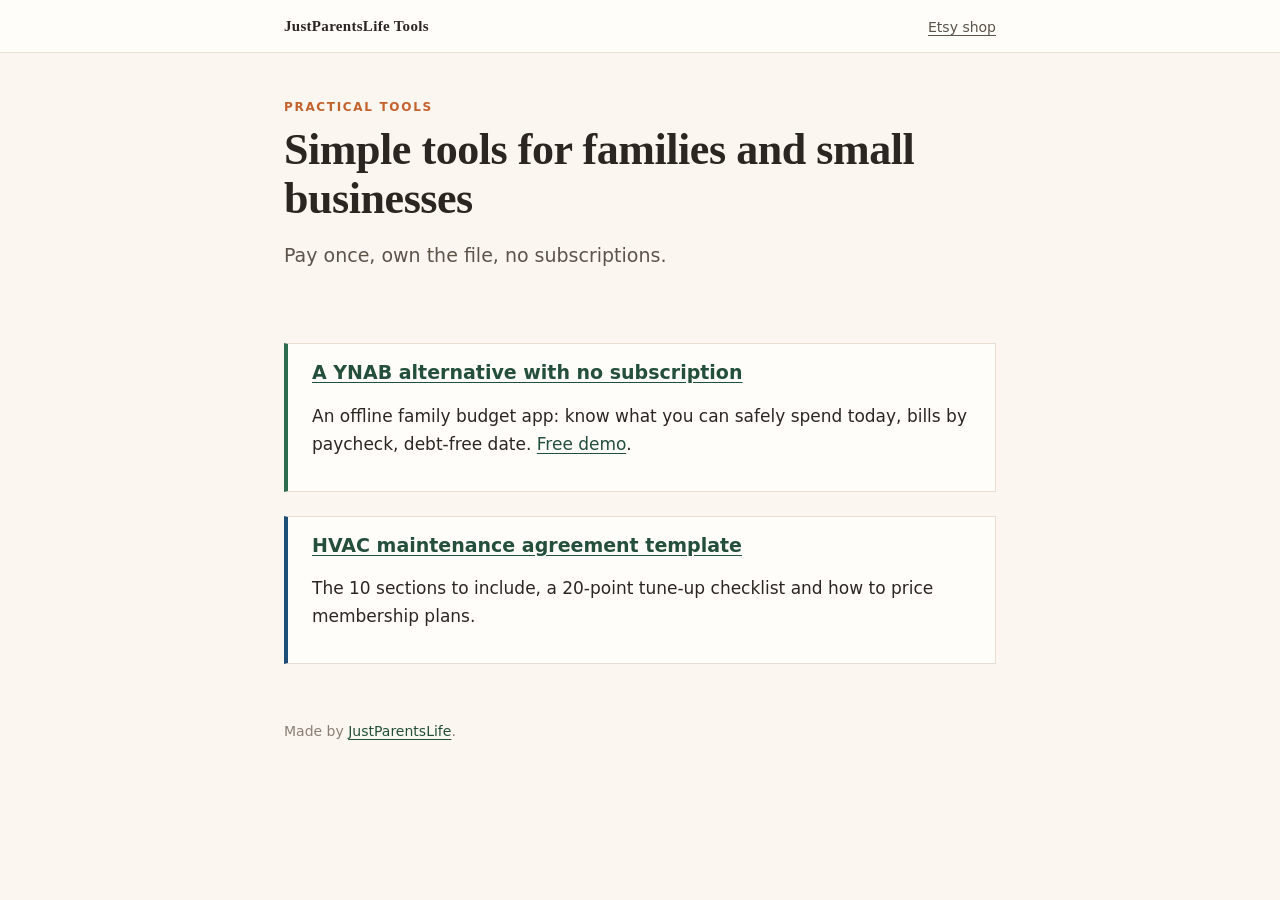
<file: index.html>
<!DOCTYPE html>
<html lang="en">
<head>
<meta charset="utf-8">
<meta name="viewport" content="width=device-width,initial-scale=1">
<title>JustParentsLife Tools: Family Budget App and Contractor Templates</title>
<meta name="description" content="Practical tools from JustParentsLife: an offline family budget app with no subscription, and HVAC maintenance agreement templates for contractors.">
<link rel="canonical" href="https://tools.justparentslife.com/">
<link rel="icon" href="favicon.svg" type="image/svg+xml">
<link rel="stylesheet" href="assets.css">
</head>
<body>
<header class="top"><div class="wrap"><a class="brand" href="./">JustParentsLife Tools</a><nav><a href="https://justparentslife.etsy.com">Etsy shop</a></nav></div></header>
<main class="wrap">
<section class="hero">
  <p class="kicker">Practical tools</p>
  <h1>Simple tools for families and small businesses</h1>
  <p class="lede">Pay once, own the file, no subscriptions.</p>
</section>
<div class="box"><h3><a href="ynab-alternative/">A YNAB alternative with no subscription</a></h3><p>An offline family budget app: know what you can safely spend today, bills by paycheck, debt-free date. <a href="https://tools.justparentslife.com/kitchen-table-budget-demo/">Free demo</a>.</p></div>
<div class="box navy"><h3><a href="hvac-maintenance-agreement-template/">HVAC maintenance agreement template</a></h3><p>The 10 sections to include, a 20-point tune-up checklist and how to price membership plans.</p></div>
</main>
<footer><div class="wrap">Made by <a href="https://justparentslife.etsy.com">JustParentsLife</a>.</div></footer>
<!-- Cloudflare Web Analytics --><script defer src='https://static.cloudflareinsights.com/beacon.min.js' data-cf-beacon='{"token": "142cf3399d1549c48c4378c85b595559"}'></script><!-- End Cloudflare Web Analytics -->
</body>
</html>
</file>
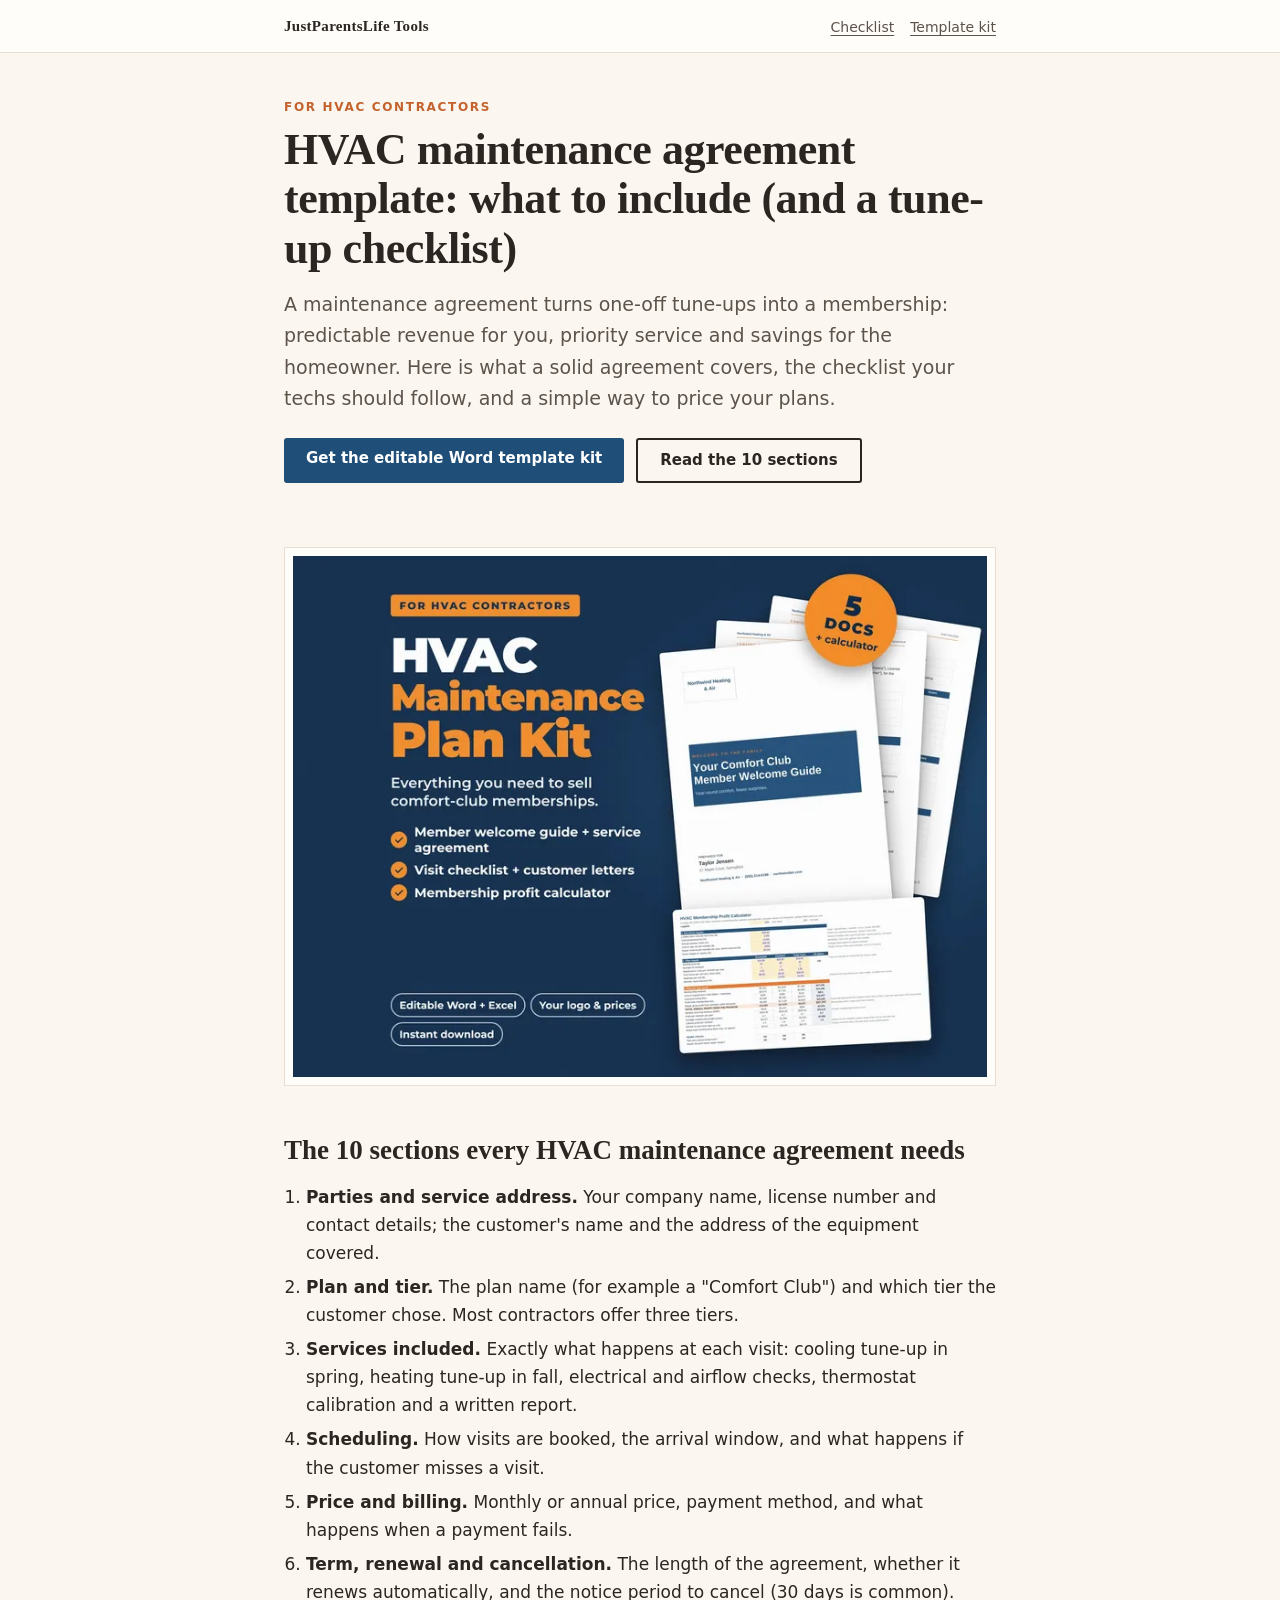
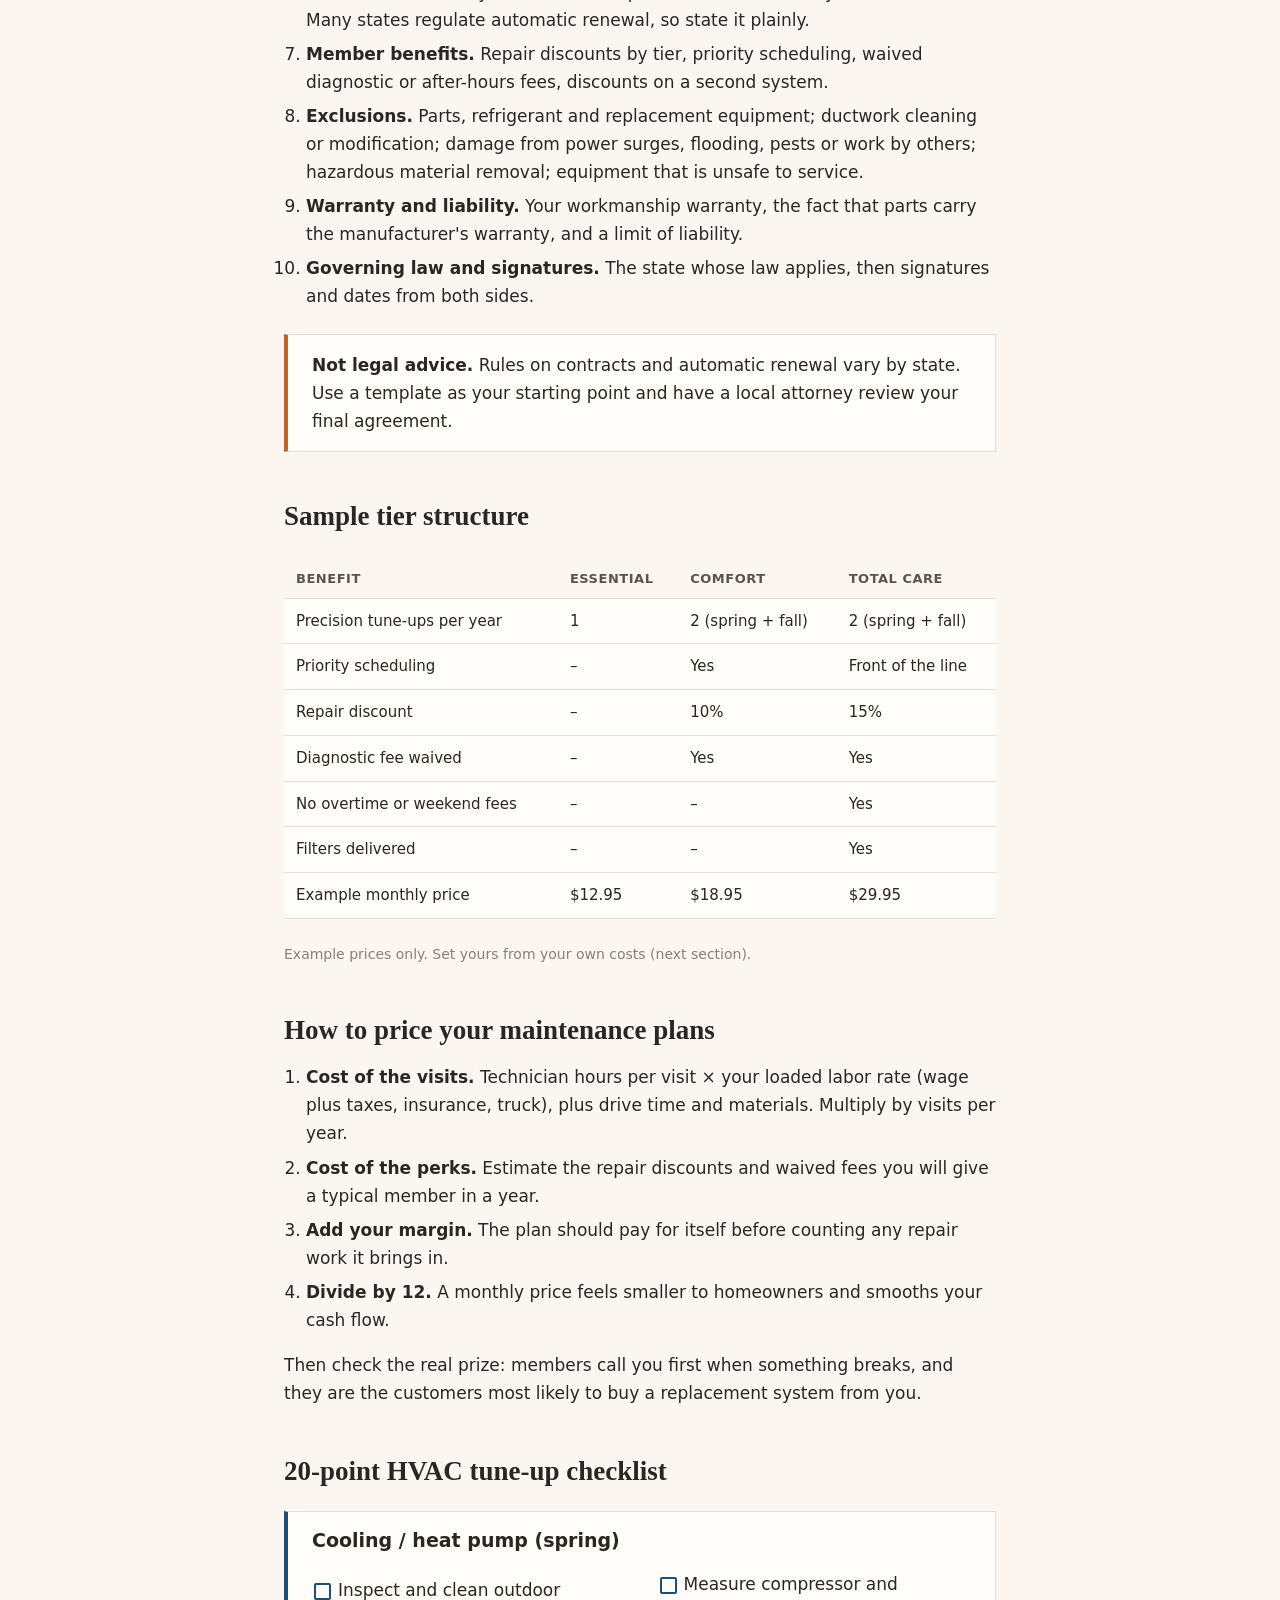
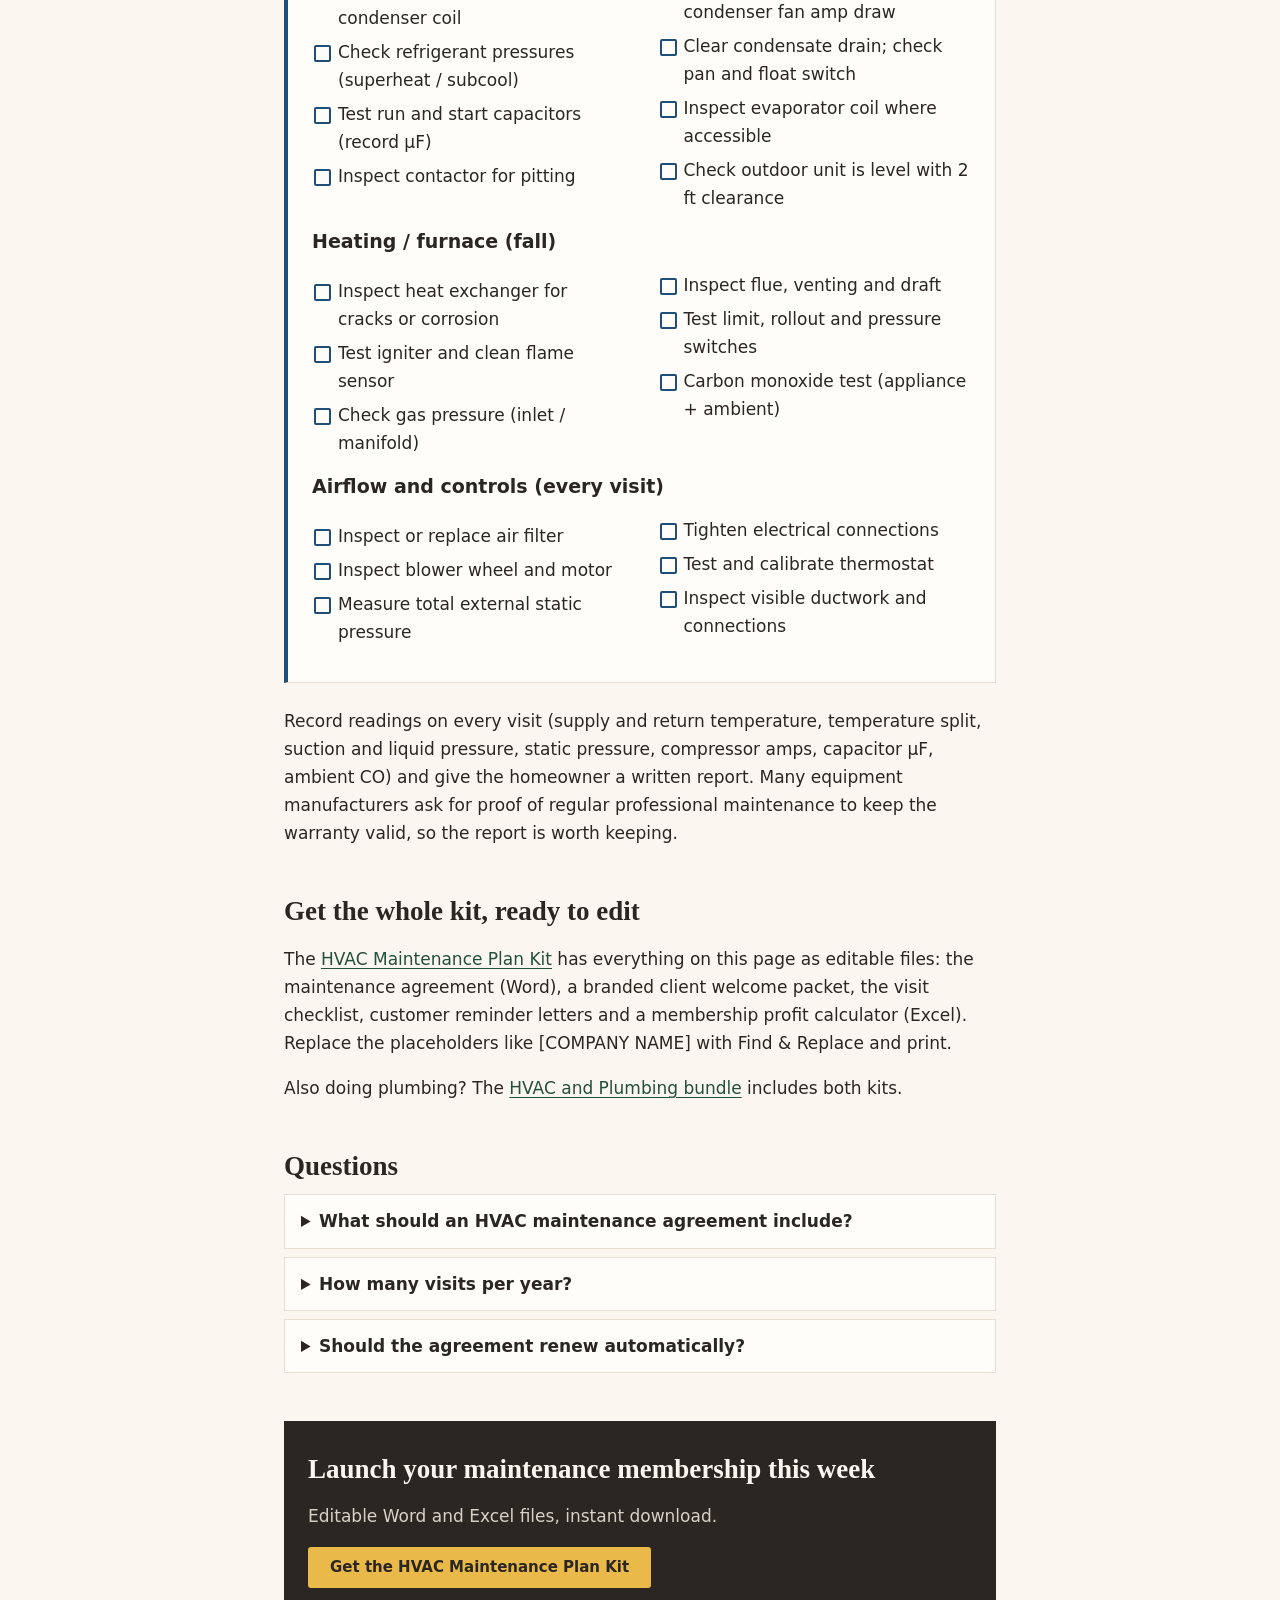
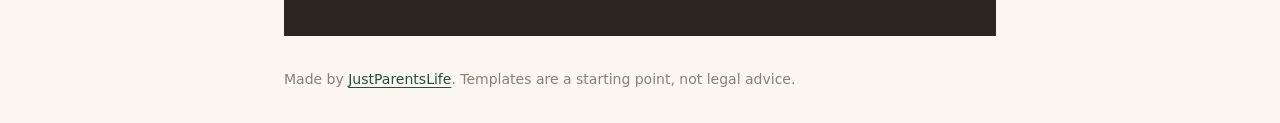
<file: hvac-maintenance-agreement-template/index.html>
<!DOCTYPE html>
<html lang="en">
<head>
<meta charset="utf-8">
<meta name="viewport" content="width=device-width,initial-scale=1">
<title>HVAC Maintenance Agreement Template: What to Include + Checklist</title>
<meta name="description" content="What to put in an HVAC maintenance agreement: the 10 sections, a 20-point tune-up checklist, how to price membership tiers, and an editable Word template kit.">
<link rel="canonical" href="https://tools.justparentslife.com/hvac-maintenance-agreement-template/">
<meta property="og:type" content="article">
<meta property="og:title" content="HVAC Maintenance Agreement Template: What to Include + Checklist">
<meta property="og:description" content="The 10 sections every HVAC maintenance agreement needs, a tune-up checklist and a simple way to price membership plans.">
<meta property="og:url" content="https://tools.justparentslife.com/hvac-maintenance-agreement-template/">
<meta property="og:image" content="https://tools.justparentslife.com/img/hvac-kit.webp">
<link rel="icon" href="../favicon.svg" type="image/svg+xml">
<link rel="stylesheet" href="../assets.css">
<script type="application/ld+json">
{"@context":"https://schema.org","@type":"FAQPage","mainEntity":[
{"@type":"Question","name":"What should an HVAC maintenance agreement include?","acceptedAnswer":{"@type":"Answer","text":"The parties and service address, the plan tier and price, the services included in each visit, visit scheduling, billing, auto-renewal and cancellation terms, exclusions, member benefits such as repair discounts and priority service, warranty and liability limits, and governing law with signatures."}},
{"@type":"Question","name":"How many visits should an HVAC maintenance plan include?","acceptedAnswer":{"@type":"Answer","text":"Most residential plans include two precision tune-ups a year: the air conditioner or heat pump in spring and the furnace or heat pump in fall. An entry tier with one visit a year is common."}},
{"@type":"Question","name":"How do I price an HVAC maintenance membership?","acceptedAnswer":{"@type":"Answer","text":"Add up the cost of the included visits (technician time at your loaded labor rate, drive time and materials), add the value of member discounts you expect to give, then set a monthly price that covers both and leaves a margin. Check that the plan pays for itself before counting repair revenue."}}
]}
</script>
</head>
<body>
<header class="top"><div class="wrap">
  <a class="brand" href="../">JustParentsLife Tools</a>
  <nav><a href="#checklist">Checklist</a><a href="https://justparentslife.etsy.com/listing/4621768166">Template kit</a></nav>
</div></header>

<main class="wrap">
<section class="hero">
  <p class="kicker">For HVAC contractors</p>
  <h1>HVAC maintenance agreement template: what to include (and a tune-up checklist)</h1>
  <p class="lede">A maintenance agreement turns one-off tune-ups into a membership: predictable revenue for you, priority service and savings for the homeowner. Here is what a solid agreement covers, the checklist your techs should follow, and a simple way to price your plans.</p>
  <div class="cta-row">
    <a class="btn btn-navy" href="https://justparentslife.etsy.com/listing/4621768166">Get the editable Word template kit</a>
    <a class="btn btn-ghost" href="#sections">Read the 10 sections</a>
  </div>
</section>

<img class="wide" src="../img/hvac-kit.webp" width="760" height="570" alt="HVAC maintenance plan kit: maintenance agreement, client welcome packet, visit checklist and membership profit calculator">

<h2 id="sections">The 10 sections every HVAC maintenance agreement needs</h2>
<ol>
  <li><strong>Parties and service address.</strong> Your company name, license number and contact details; the customer's name and the address of the equipment covered.</li>
  <li><strong>Plan and tier.</strong> The plan name (for example a "Comfort Club") and which tier the customer chose. Most contractors offer three tiers.</li>
  <li><strong>Services included.</strong> Exactly what happens at each visit: cooling tune-up in spring, heating tune-up in fall, electrical and airflow checks, thermostat calibration and a written report.</li>
  <li><strong>Scheduling.</strong> How visits are booked, the arrival window, and what happens if the customer misses a visit.</li>
  <li><strong>Price and billing.</strong> Monthly or annual price, payment method, and what happens when a payment fails.</li>
  <li><strong>Term, renewal and cancellation.</strong> The length of the agreement, whether it renews automatically, and the notice period to cancel (30 days is common). Many states regulate automatic renewal, so state it plainly.</li>
  <li><strong>Member benefits.</strong> Repair discounts by tier, priority scheduling, waived diagnostic or after-hours fees, discounts on a second system.</li>
  <li><strong>Exclusions.</strong> Parts, refrigerant and replacement equipment; ductwork cleaning or modification; damage from power surges, flooding, pests or work by others; hazardous material removal; equipment that is unsafe to service.</li>
  <li><strong>Warranty and liability.</strong> Your workmanship warranty, the fact that parts carry the manufacturer's warranty, and a limit of liability.</li>
  <li><strong>Governing law and signatures.</strong> The state whose law applies, then signatures and dates from both sides.</li>
</ol>
<div class="box clay"><p style="margin:0"><strong>Not legal advice.</strong> Rules on contracts and automatic renewal vary by state. Use a template as your starting point and have a local attorney review your final agreement.</p></div>

<h2>Sample tier structure</h2>
<div class="tbl"><table>
<thead><tr><th>Benefit</th><th>Essential</th><th>Comfort</th><th>Total Care</th></tr></thead>
<tbody>
<tr><td>Precision tune-ups per year</td><td>1</td><td>2 (spring + fall)</td><td>2 (spring + fall)</td></tr>
<tr><td>Priority scheduling</td><td>–</td><td>Yes</td><td>Front of the line</td></tr>
<tr><td>Repair discount</td><td>–</td><td>10%</td><td>15%</td></tr>
<tr><td>Diagnostic fee waived</td><td>–</td><td>Yes</td><td>Yes</td></tr>
<tr><td>No overtime or weekend fees</td><td>–</td><td>–</td><td>Yes</td></tr>
<tr><td>Filters delivered</td><td>–</td><td>–</td><td>Yes</td></tr>
<tr><td>Example monthly price</td><td>$12.95</td><td>$18.95</td><td>$29.95</td></tr>
</tbody></table></div>
<p class="note">Example prices only. Set yours from your own costs (next section).</p>

<h2>How to price your maintenance plans</h2>
<ol>
  <li><strong>Cost of the visits.</strong> Technician hours per visit × your loaded labor rate (wage plus taxes, insurance, truck), plus drive time and materials. Multiply by visits per year.</li>
  <li><strong>Cost of the perks.</strong> Estimate the repair discounts and waived fees you will give a typical member in a year.</li>
  <li><strong>Add your margin.</strong> The plan should pay for itself before counting any repair work it brings in.</li>
  <li><strong>Divide by 12.</strong> A monthly price feels smaller to homeowners and smooths your cash flow.</li>
</ol>
<p>Then check the real prize: members call you first when something breaks, and they are the customers most likely to buy a replacement system from you.</p>

<h2 id="checklist">20-point HVAC tune-up checklist</h2>
<div class="box navy">
  <h3>Cooling / heat pump (spring)</h3>
  <ul class="check">
    <li>Inspect and clean outdoor condenser coil</li>
    <li>Check refrigerant pressures (superheat / subcool)</li>
    <li>Test run and start capacitors (record µF)</li>
    <li>Inspect contactor for pitting</li>
    <li>Measure compressor and condenser fan amp draw</li>
    <li>Clear condensate drain; check pan and float switch</li>
    <li>Inspect evaporator coil where accessible</li>
    <li>Check outdoor unit is level with 2 ft clearance</li>
  </ul>
  <h3>Heating / furnace (fall)</h3>
  <ul class="check">
    <li>Inspect heat exchanger for cracks or corrosion</li>
    <li>Test igniter and clean flame sensor</li>
    <li>Check gas pressure (inlet / manifold)</li>
    <li>Inspect flue, venting and draft</li>
    <li>Test limit, rollout and pressure switches</li>
    <li>Carbon monoxide test (appliance + ambient)</li>
  </ul>
  <h3>Airflow and controls (every visit)</h3>
  <ul class="check">
    <li>Inspect or replace air filter</li>
    <li>Inspect blower wheel and motor</li>
    <li>Measure total external static pressure</li>
    <li>Tighten electrical connections</li>
    <li>Test and calibrate thermostat</li>
    <li>Inspect visible ductwork and connections</li>
  </ul>
</div>
<p>Record readings on every visit (supply and return temperature, temperature split, suction and liquid pressure, static pressure, compressor amps, capacitor µF, ambient CO) and give the homeowner a written report. Many equipment manufacturers ask for proof of regular professional maintenance to keep the warranty valid, so the report is worth keeping.</p>

<h2>Get the whole kit, ready to edit</h2>
<p>The <a href="https://justparentslife.etsy.com/listing/4621768166">HVAC Maintenance Plan Kit</a> has everything on this page as editable files: the maintenance agreement (Word), a branded client welcome packet, the visit checklist, customer reminder letters and a membership profit calculator (Excel). Replace the placeholders like [COMPANY NAME] with Find &amp; Replace and print.</p>
<p>Also doing plumbing? The <a href="https://justparentslife.etsy.com/listing/4621761089">HVAC and Plumbing bundle</a> includes both kits.</p>

<h2>Questions</h2>
<details><summary>What should an HVAC maintenance agreement include?</summary><p>Parties and address, plan and tier, services per visit, scheduling, price and billing, renewal and cancellation, member benefits, exclusions, warranty and liability, governing law and signatures.</p></details>
<details><summary>How many visits per year?</summary><p>Two for most residential plans: cooling in spring, heating in fall. An entry tier with one visit a year is common.</p></details>
<details><summary>Should the agreement renew automatically?</summary><p>Auto-renewal keeps members, but state it clearly with the cancellation notice period, and check your state's automatic-renewal rules.</p></details>

<section class="final">
  <h2>Launch your maintenance membership this week</h2>
  <p>Editable Word and Excel files, instant download.</p>
  <div class="cta-row"><a class="btn btn-main" href="https://justparentslife.etsy.com/listing/4621768166">Get the HVAC Maintenance Plan Kit</a></div>
</section>
</main>
<footer><div class="wrap">Made by <a href="https://justparentslife.etsy.com">JustParentsLife</a>. Templates are a starting point, not legal advice.</div></footer>
<!-- Cloudflare Web Analytics --><script defer src='https://static.cloudflareinsights.com/beacon.min.js' data-cf-beacon='{"token": "142cf3399d1549c48c4378c85b595559"}'></script><!-- End Cloudflare Web Analytics -->
</body>
</html>
</file>
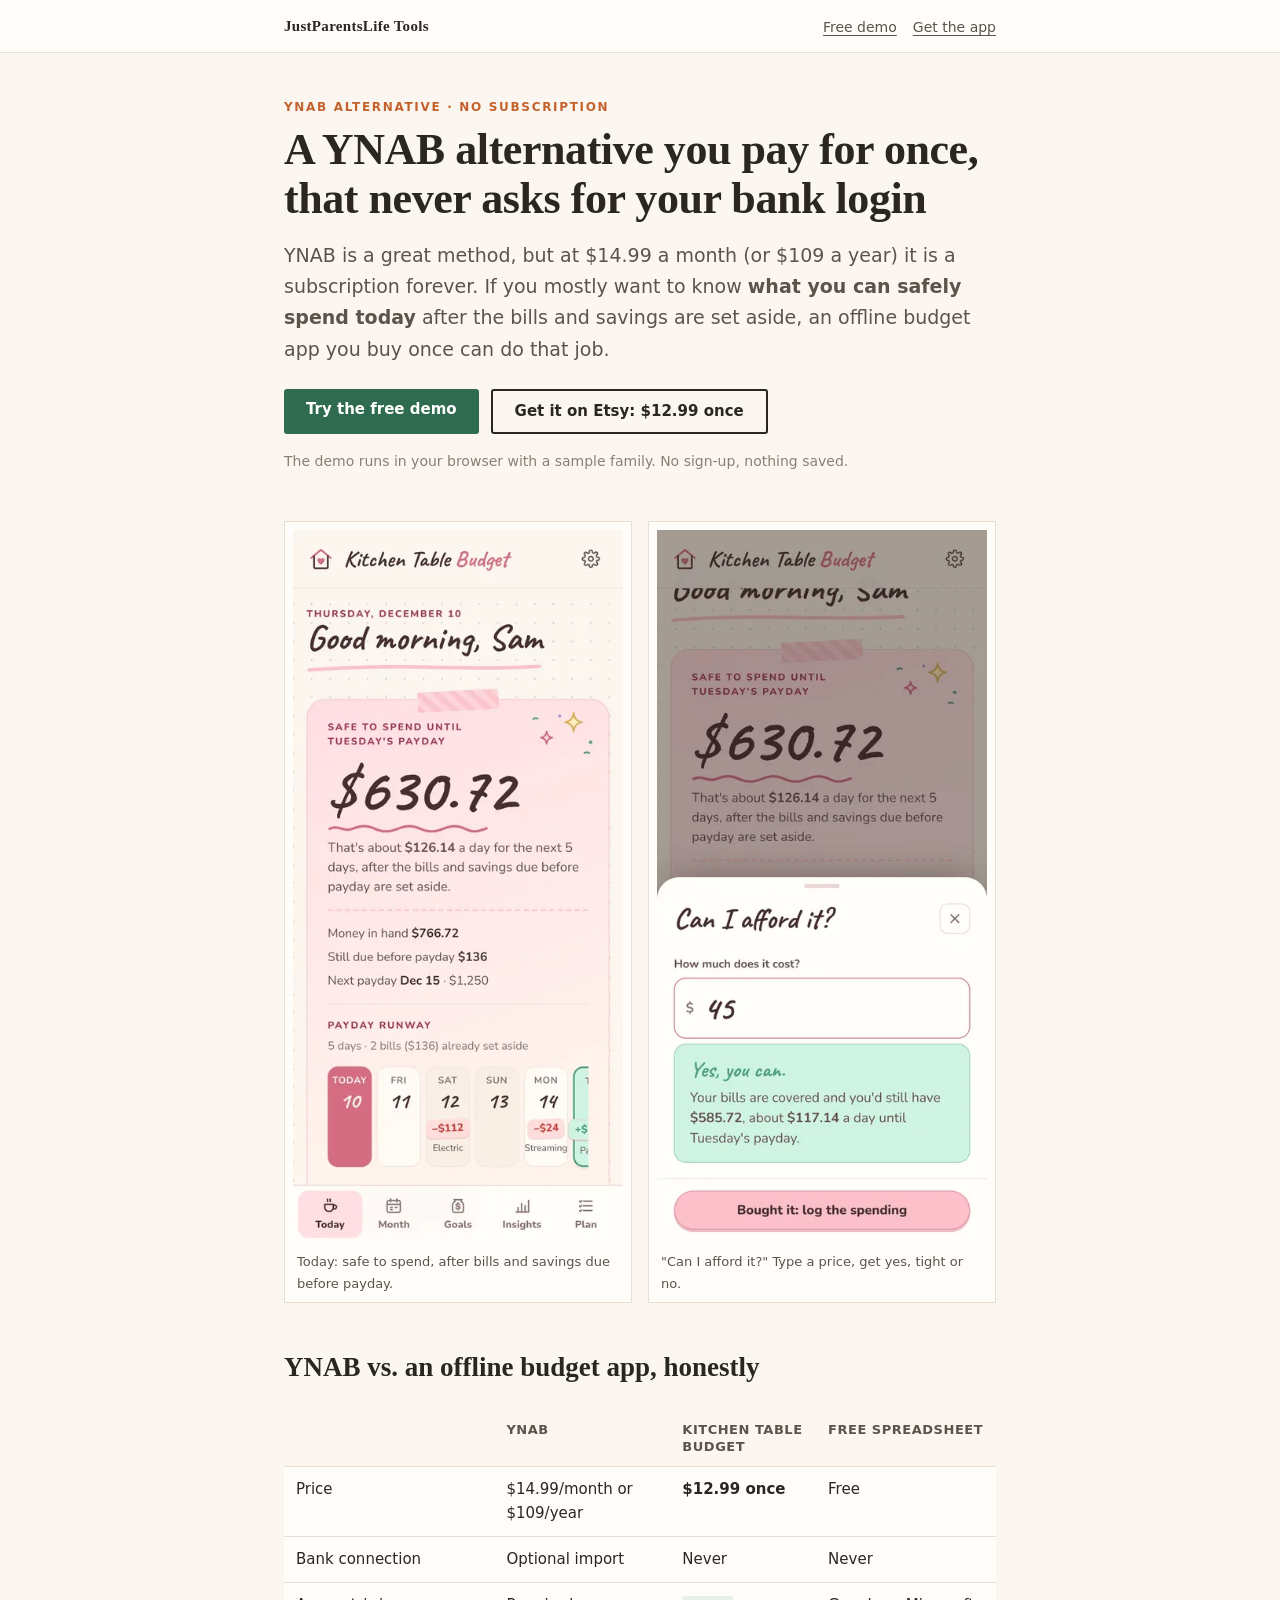
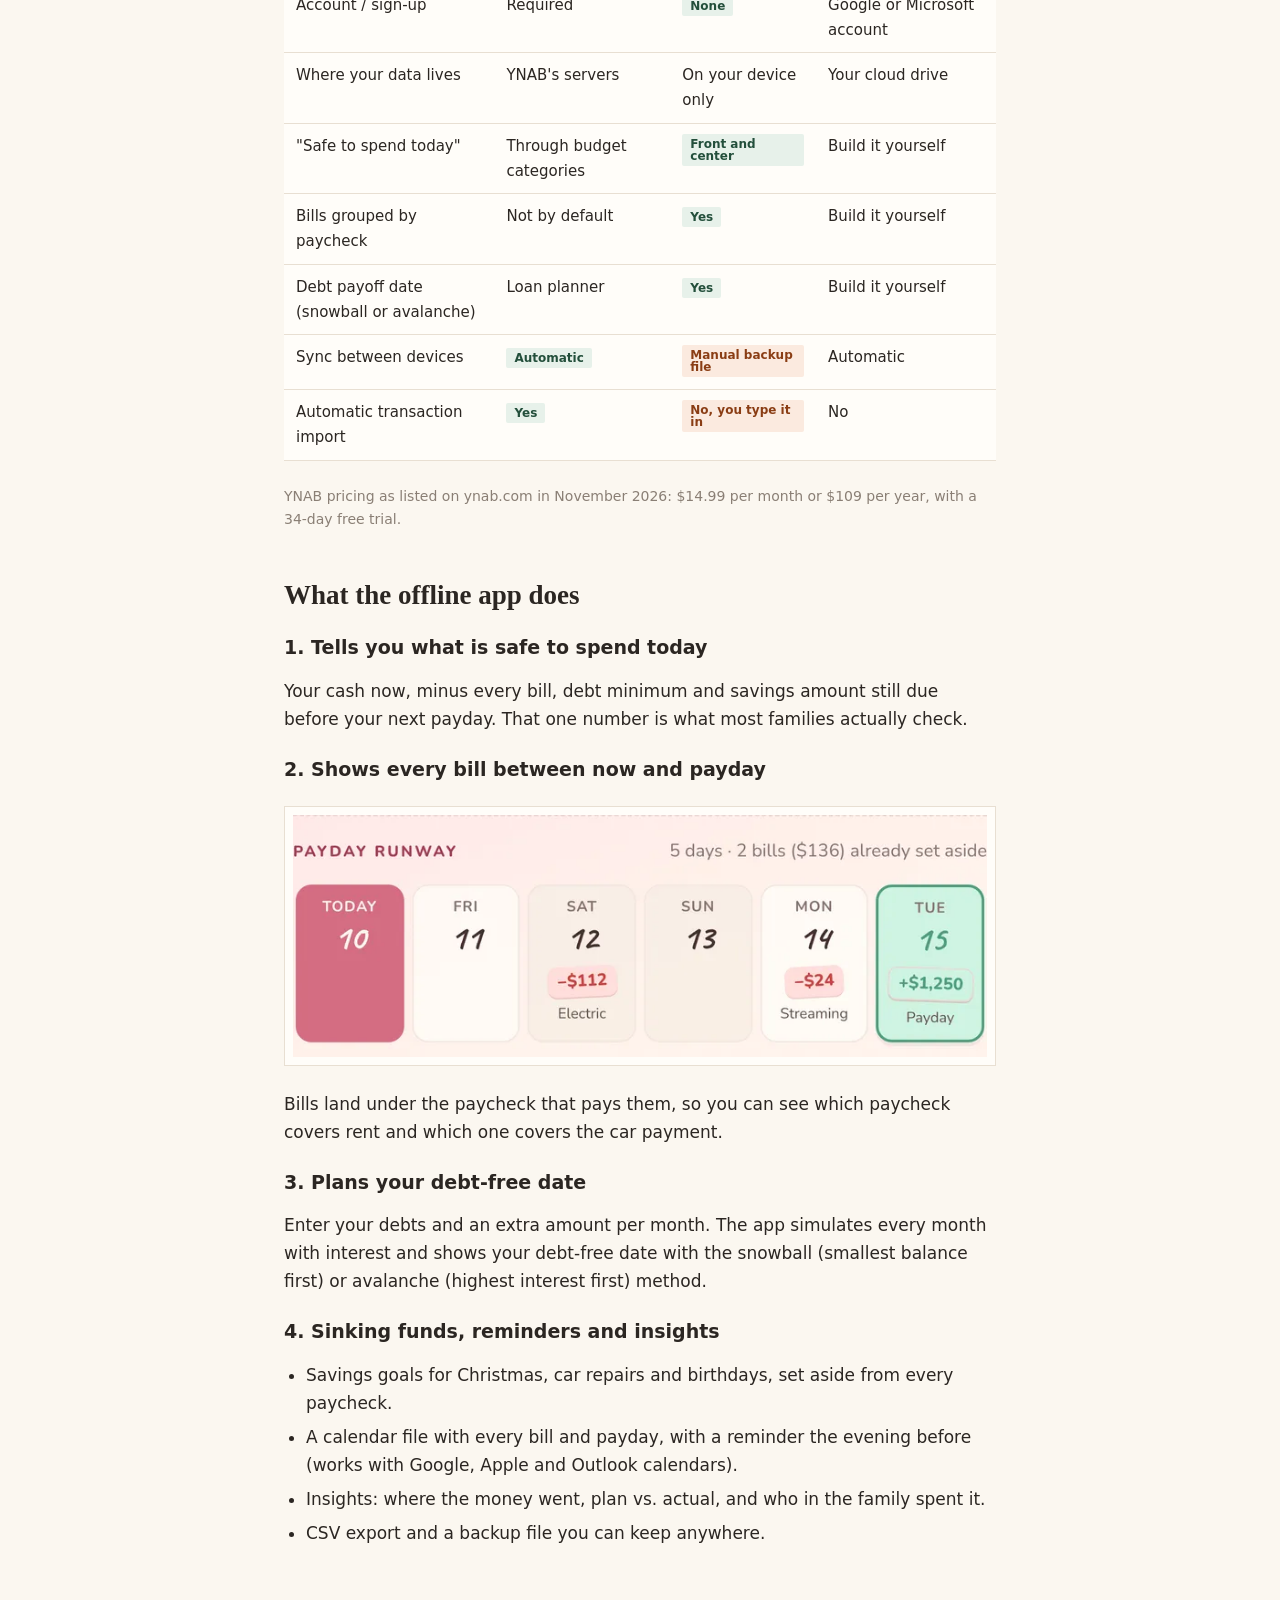
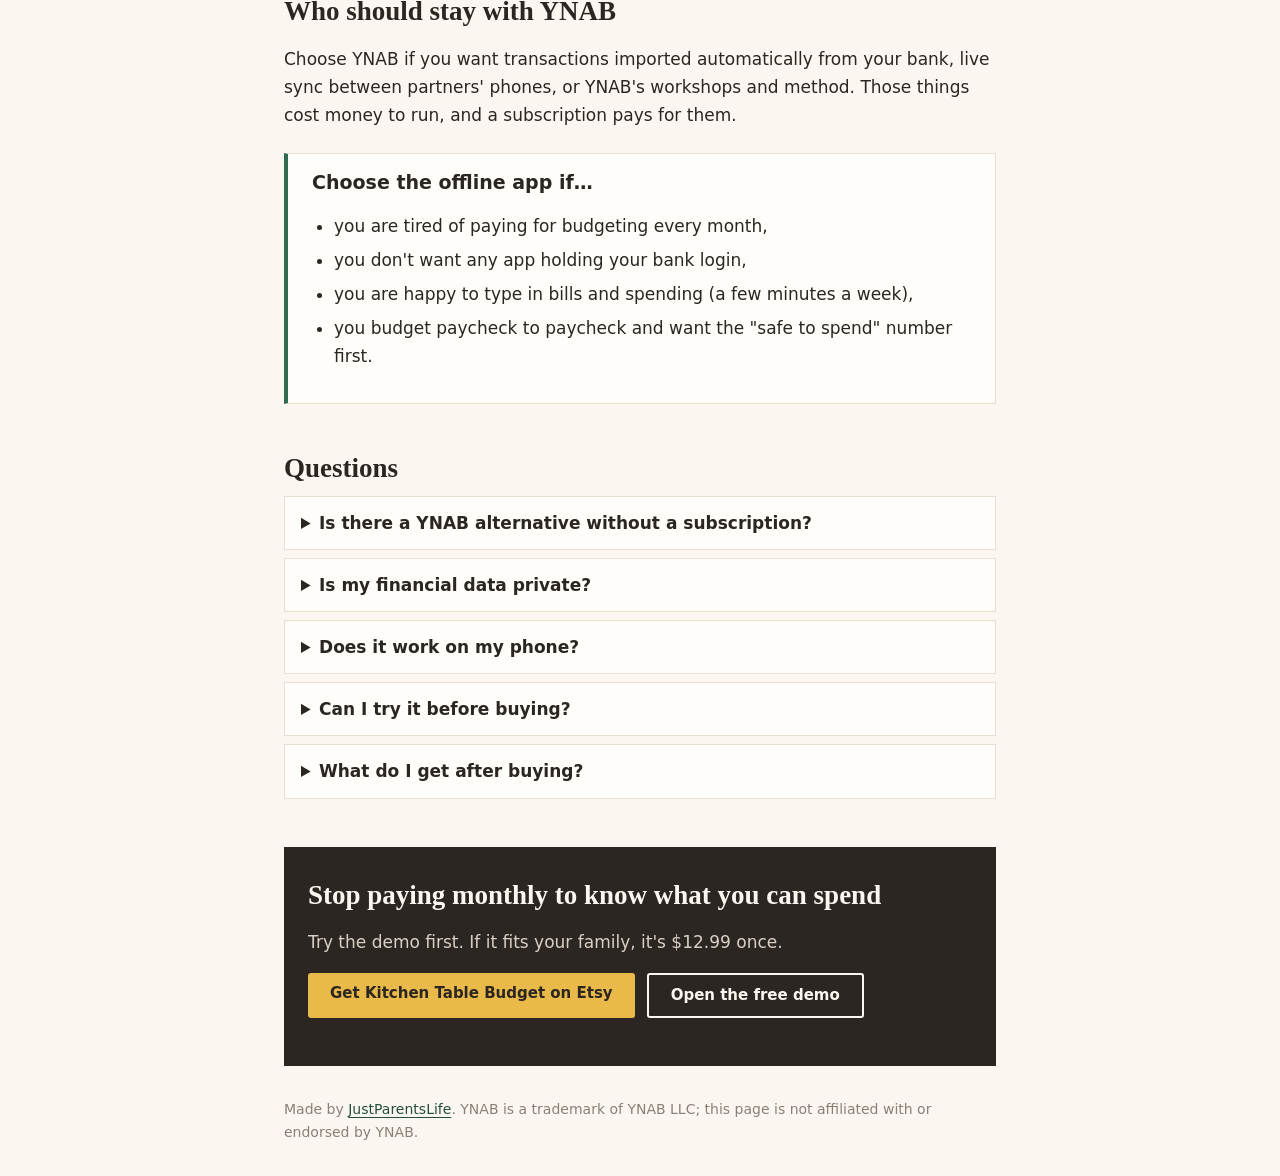
<file: ynab-alternative/index.html>
<!DOCTYPE html>
<html lang="en">
<head>
<meta charset="utf-8">
<meta name="viewport" content="width=device-width,initial-scale=1">
<title>YNAB Alternative With No Subscription: Offline Family Budget App</title>
<meta name="description" content="A YNAB alternative for families who want no subscription and no bank login: an offline budget app you pay for once ($12.99). Try the free demo in your browser.">
<link rel="canonical" href="https://tools.justparentslife.com/ynab-alternative/">
<meta property="og:type" content="article">
<meta property="og:title" content="YNAB Alternative With No Subscription: Offline Family Budget App">
<meta property="og:description" content="Pay once, keep your data on your device, no bank login. Free demo, no sign-up.">
<meta property="og:url" content="https://tools.justparentslife.com/ynab-alternative/">
<meta property="og:image" content="https://tools.justparentslife.com/img/budget-today.webp">
<link rel="icon" href="../favicon.svg" type="image/svg+xml">
<link rel="stylesheet" href="../assets.css">
<script type="application/ld+json">
{"@context":"https://schema.org","@type":"FAQPage","mainEntity":[
{"@type":"Question","name":"Is there a YNAB alternative without a subscription?","acceptedAnswer":{"@type":"Answer","text":"Yes. Kitchen Table Budget is an offline family budget app you buy once for $12.99. There is no monthly fee, no account and no bank login; your data stays on your device."}},
{"@type":"Question","name":"How much does YNAB cost?","acceptedAnswer":{"@type":"Answer","text":"YNAB costs $14.99 per month or $109 per year when you subscribe directly, after a 34-day free trial."}},
{"@type":"Question","name":"Do I have to connect my bank account?","acceptedAnswer":{"@type":"Answer","text":"No. Kitchen Table Budget never connects to a bank. You type in your paydays, bills and spending, which takes a few minutes a week."}},
{"@type":"Question","name":"Does it work on my phone?","acceptedAnswer":{"@type":"Answer","text":"Yes. It is a single HTML file that opens in any modern browser on a phone, tablet or computer. Each device keeps its own copy; you move data between devices with the built-in backup file."}}
]}
</script>
</head>
<body>
<header class="top"><div class="wrap">
  <a class="brand" href="../">JustParentsLife Tools</a>
  <nav><a href="https://tools.justparentslife.com/kitchen-table-budget-demo/">Free demo</a><a href="https://justparentslife.etsy.com/listing/4623071826">Get the app</a></nav>
</div></header>

<main class="wrap">
<section class="hero">
  <p class="kicker">YNAB alternative · no subscription</p>
  <h1>A YNAB alternative you pay for once, that never asks for your bank login</h1>
  <p class="lede">YNAB is a great method, but at $14.99 a month (or $109 a year) it is a subscription forever. If you mostly want to know <strong>what you can safely spend today</strong> after the bills and savings are set aside, an offline budget app you buy once can do that job.</p>
  <div class="cta-row">
    <a class="btn btn-main" href="https://tools.justparentslife.com/kitchen-table-budget-demo/">Try the free demo</a>
    <a class="btn btn-ghost" href="https://justparentslife.etsy.com/listing/4623071826">Get it on Etsy: $12.99 once</a>
  </div>
  <p class="note">The demo runs in your browser with a sample family. No sign-up, nothing saved.</p>
</section>

<div class="shots">
  <figure><img src="../img/budget-today.webp" width="420" height="908" alt="Today screen of the offline budget app showing the amount safe to spend today and the bills before payday"><figcaption>Today: safe to spend, after bills and savings due before payday.</figcaption></figure>
  <figure><img src="../img/budget-afford.webp" width="420" height="908" alt="Can I afford it check in the budget app answering yes for a purchase"><figcaption>"Can I afford it?" Type a price, get yes, tight or no.</figcaption></figure>
</div>

<h2>YNAB vs. an offline budget app, honestly</h2>
<div class="tbl"><table>
<thead><tr><th></th><th>YNAB</th><th>Kitchen Table Budget</th><th>Free spreadsheet</th></tr></thead>
<tbody>
<tr><td>Price</td><td>$14.99/month or $109/year</td><td><strong>$12.99 once</strong></td><td>Free</td></tr>
<tr><td>Bank connection</td><td>Optional import</td><td>Never</td><td>Never</td></tr>
<tr><td>Account / sign-up</td><td>Required</td><td><span class="pill yes">None</span></td><td>Google or Microsoft account</td></tr>
<tr><td>Where your data lives</td><td>YNAB's servers</td><td>On your device only</td><td>Your cloud drive</td></tr>
<tr><td>"Safe to spend today"</td><td>Through budget categories</td><td><span class="pill yes">Front and center</span></td><td>Build it yourself</td></tr>
<tr><td>Bills grouped by paycheck</td><td>Not by default</td><td><span class="pill yes">Yes</span></td><td>Build it yourself</td></tr>
<tr><td>Debt payoff date (snowball or avalanche)</td><td>Loan planner</td><td><span class="pill yes">Yes</span></td><td>Build it yourself</td></tr>
<tr><td>Sync between devices</td><td><span class="pill yes">Automatic</span></td><td><span class="pill no">Manual backup file</span></td><td>Automatic</td></tr>
<tr><td>Automatic transaction import</td><td><span class="pill yes">Yes</span></td><td><span class="pill no">No, you type it in</span></td><td>No</td></tr>
</tbody></table></div>
<p class="note">YNAB pricing as listed on ynab.com in November 2026: $14.99 per month or $109 per year, with a 34-day free trial.</p>

<h2>What the offline app does</h2>
<h3>1. Tells you what is safe to spend today</h3>
<p>Your cash now, minus every bill, debt minimum and savings amount still due before your next payday. That one number is what most families actually check.</p>
<h3>2. Shows every bill between now and payday</h3>
<img class="wide" src="../img/budget-runway.webp" width="760" height="265" alt="Payday runway timeline showing each bill on its due date until the next payday" loading="lazy">
<p>Bills land under the paycheck that pays them, so you can see which paycheck covers rent and which one covers the car payment.</p>
<h3>3. Plans your debt-free date</h3>
<p>Enter your debts and an extra amount per month. The app simulates every month with interest and shows your debt-free date with the snowball (smallest balance first) or avalanche (highest interest first) method.</p>
<h3>4. Sinking funds, reminders and insights</h3>
<ul>
  <li>Savings goals for Christmas, car repairs and birthdays, set aside from every paycheck.</li>
  <li>A calendar file with every bill and payday, with a reminder the evening before (works with Google, Apple and Outlook calendars).</li>
  <li>Insights: where the money went, plan vs. actual, and who in the family spent it.</li>
  <li>CSV export and a backup file you can keep anywhere.</li>
</ul>

<h2>Who should stay with YNAB</h2>
<p>Choose YNAB if you want transactions imported automatically from your bank, live sync between partners' phones, or YNAB's workshops and method. Those things cost money to run, and a subscription pays for them.</p>
<div class="box">
  <h3>Choose the offline app if…</h3>
  <ul>
    <li>you are tired of paying for budgeting every month,</li>
    <li>you don't want any app holding your bank login,</li>
    <li>you are happy to type in bills and spending (a few minutes a week),</li>
    <li>you budget paycheck to paycheck and want the "safe to spend" number first.</li>
  </ul>
</div>

<h2>Questions</h2>
<details><summary>Is there a YNAB alternative without a subscription?</summary><p>Yes. Kitchen Table Budget is a one-time $12.99 purchase on Etsy. No monthly fee, no account, no bank login.</p></details>
<details><summary>Is my financial data private?</summary><p>The app is a single file that runs in your browser and stores data in that browser on your device. Nothing is sent to a server, and there is no account to hack.</p></details>
<details><summary>Does it work on my phone?</summary><p>Yes, in any modern phone, tablet or computer browser. Each device keeps its own copy; you move data with the backup file.</p></details>
<details><summary>Can I try it before buying?</summary><p>Yes. <a href="https://tools.justparentslife.com/kitchen-table-budget-demo/">The free demo</a> is the full app with a sample family, so you can click through every screen.</p></details>
<details><summary>What do I get after buying?</summary><p>An instant download: the app file and a short Start Here guide (PDF) that walks you through setup in about 10 minutes.</p></details>

<section class="final">
  <h2>Stop paying monthly to know what you can spend</h2>
  <p>Try the demo first. If it fits your family, it's $12.99 once.</p>
  <div class="cta-row">
    <a class="btn btn-main" href="https://justparentslife.etsy.com/listing/4623071826">Get Kitchen Table Budget on Etsy</a>
    <a class="btn btn-ghost" style="border-color:var(--paper);color:var(--paper)" href="https://tools.justparentslife.com/kitchen-table-budget-demo/">Open the free demo</a>
  </div>
</section>
</main>
<footer><div class="wrap">Made by <a href="https://justparentslife.etsy.com">JustParentsLife</a>. YNAB is a trademark of YNAB LLC; this page is not affiliated with or endorsed by YNAB.</div></footer>
<!-- Cloudflare Web Analytics --><script defer src='https://static.cloudflareinsights.com/beacon.min.js' data-cf-beacon='{"token": "142cf3399d1549c48c4378c85b595559"}'></script><!-- End Cloudflare Web Analytics -->
</body>
</html>
</file>
<file: assets.css>
:root{
  --paper:#fbf7f0; --card:#fffdf9; --ink:#2b2622; --ink-2:#5c534b; --muted:#8a7f75;
  --line:#e8dfd2; --green:#2f6b4f; --green-d:#234f3b; --green-t:#e7f1ea;
  --clay:#c4622d; --clay-t:#fbeadf; --navy:#1f4e79; --navy-t:#eaf1f8;
  --serif:"Iowan Old Style","Palatino Linotype",Palatino,Georgia,serif;
  --sans:ui-sans-serif,-apple-system,"Segoe UI",system-ui,sans-serif;
  --s1:4px;--s2:8px;--s3:12px;--s4:16px;--s5:24px;--s6:32px;--s7:48px;--s8:64px;
}
*{box-sizing:border-box}
html{-webkit-text-size-adjust:100%}
body{margin:0;background:var(--paper);color:var(--ink);font:17px/1.65 var(--sans)}
a{color:var(--green-d);text-underline-offset:3px}
img{max-width:100%;height:auto;display:block}
.wrap{max-width:760px;margin:0 auto;padding:0 var(--s5)}
header.top{border-bottom:1px solid var(--line);background:var(--card)}
header.top .wrap{display:flex;justify-content:space-between;align-items:center;padding-top:var(--s3);padding-bottom:var(--s3);gap:var(--s4)}
.brand{font:600 15px/1.2 var(--serif);letter-spacing:.02em;color:var(--ink);text-decoration:none}
.top nav a{font-size:14px;color:var(--ink-2);margin-left:var(--s4)}
.hero{padding:var(--s7) 0 var(--s5)}
.kicker{font:600 12px/1 var(--sans);letter-spacing:.14em;text-transform:uppercase;color:var(--clay);margin:0 0 var(--s3)}
h1{font:600 clamp(30px,5.2vw,44px)/1.12 var(--serif);margin:0 0 var(--s4);letter-spacing:-.01em}
h2{font:600 27px/1.2 var(--serif);margin:var(--s7) 0 var(--s3)}
h3{font:600 19px/1.3 var(--sans);margin:var(--s5) 0 var(--s2)}
.lede{font-size:19px;color:var(--ink-2);margin:0 0 var(--s5)}
.cta-row{display:flex;flex-wrap:wrap;gap:var(--s3);margin:var(--s4) 0}
.btn{display:inline-block;padding:13px 22px;border-radius:3px;font:700 15px/1 var(--sans);text-decoration:none;transition:transform 140ms ease-out,background 140ms ease-out}
.btn:active{transform:scale(.97)}
.btn-main{background:var(--green);color:#fff}
.btn-main:hover{background:var(--green-d)}
.btn-ghost{border:2px solid var(--ink);color:var(--ink)}
.btn-ghost:hover{background:var(--ink);color:var(--paper)}
.btn-navy{background:var(--navy);color:#fff}
.note{font-size:14px;color:var(--muted);margin:var(--s2) 0 0}
.shots{display:grid;grid-template-columns:1fr 1fr;gap:var(--s4);margin:var(--s5) 0}
.shots figure{margin:0;background:var(--card);border:1px solid var(--line);padding:var(--s2)}
.shots figcaption{font-size:13px;color:var(--ink-2);padding:var(--s2) var(--s1) 0}
.wide{margin:var(--s5) 0;border:1px solid var(--line);background:var(--card);padding:var(--s2)}
table{width:100%;border-collapse:collapse;font-size:15px;margin:var(--s4) 0;background:var(--card)}
th,td{text-align:left;padding:10px 12px;border-bottom:1px solid var(--line);vertical-align:top}
thead th{font:700 13px/1.3 var(--sans);letter-spacing:.04em;text-transform:uppercase;color:var(--ink-2);background:var(--paper)}
.tbl{overflow-x:auto}
.pill{display:inline-block;font:700 12px/1 var(--sans);padding:4px 8px;border-radius:2px}
.yes{background:var(--green-t);color:var(--green-d)}
.no{background:var(--clay-t);color:#8a3d14}
ul,ol{padding-left:22px}
li{margin:6px 0}
.box{background:var(--card);border:1px solid var(--line);border-left:4px solid var(--green);padding:var(--s4) var(--s5);margin:var(--s5) 0}
.box.navy{border-left-color:var(--navy)}
.box.clay{border-left-color:var(--clay)}
.box h3{margin-top:0}
.check{list-style:none;padding:0;columns:2;column-gap:var(--s6)}
.check li{break-inside:avoid;padding-left:26px;position:relative}
.check li::before{content:"";position:absolute;left:2px;top:7px;width:13px;height:13px;border:2px solid var(--navy);border-radius:2px}
details{background:var(--card);border:1px solid var(--line);padding:var(--s3) var(--s4);margin:var(--s2) 0}
summary{font-weight:700;cursor:pointer}
.final{background:var(--ink);color:var(--paper);padding:var(--s6) var(--s5);margin:var(--s7) 0 0}
.final h2{color:var(--paper);margin-top:0}
.final p{color:#d9d0c5}
.final .btn-main{background:#e9b949;color:var(--ink)}
footer{padding:var(--s6) 0;font-size:14px;color:var(--muted)}
@media (max-width:560px){
  body{font-size:16px}
  .shots{grid-template-columns:1fr}
  .check{columns:1}
  .top nav a{margin-left:var(--s3)}
}
@media (prefers-reduced-motion:reduce){*,*::before,*::after{transition-duration:.01ms!important}}
</file>
